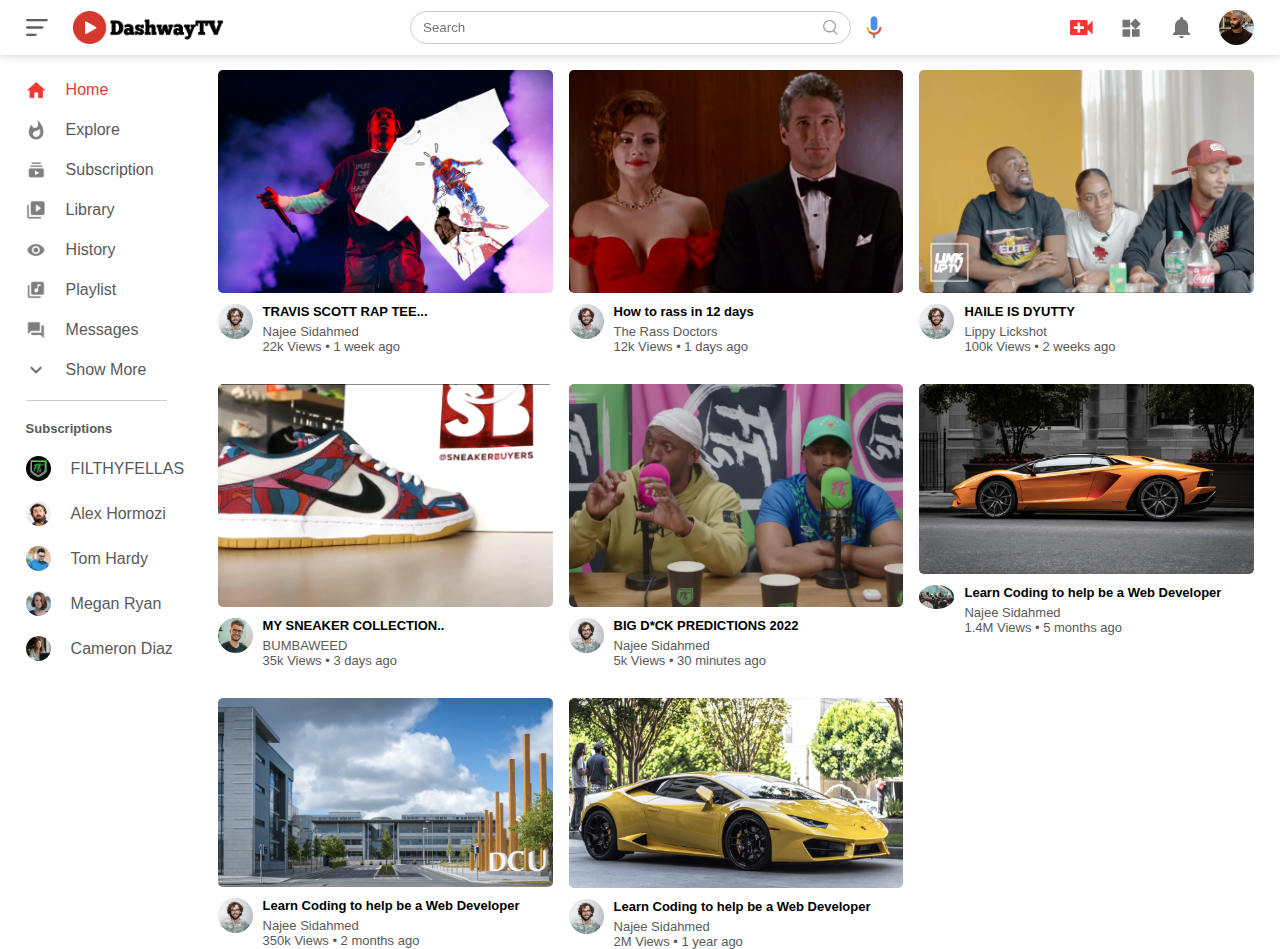
<file: index.html>
<!DOCTYPE html>
<html lang="en">
    <head>
        <meta charset="UTF-8">
        <meta http-equiv="X-UA-Compatible" content="IE=edge">
        <meta name="viewport" content="width=device-width, initial-scale=1.0">
        <title>Video Sharing Website</title>
        <link rel="stylesheet" href="styles.css"> 
    </head>
    <body>

        <nav class="flex-div">
            <div class="nav-left flex-div">
                <img src="images/menu.png" class="menu-icon">
                <img src="images/logodashway.png" class="logo">
            </div>
            <div class="nav-middle flex-div">
                <div class="search-box flex-div">
                    <input type="text" placeholder="Search">
                    <img src="images/search.png">
                </div>
                <img src="images/voice-search.png" class="mic-icon">
            </div>
            <div class="nav-right flex-div"> <!-- added flex div class for aligment-->
                <img src="images/upload.png">
                <img src="images/more.png">
                <img src="images/notification.png">
                <img src="images/najee.png" class="user-icon">
            </div>
        </nav>

        <!------------- Sidebar ----------->
        <div class="sidebar">
            <div class="shortcut-links">
                <a href=""><img src="images/home.png" alt=""><p>Home</p></a>
                <a href=""><img src="images/explore.png" alt=""><p>Explore</p></a>
                <a href=""><img src="images/subscriprion.png" alt=""><p>Subscription</p></a>
                <a href=""><img src="images/library.png" alt=""><p>Library</p></a>
                <a href=""><img src="images/history.png" alt=""><p>History</p></a>
                <a href=""><img src="images/playlist.png" alt=""><p>Playlist</p></a>
                <a href=""><img src="images/messages.png" alt=""><p>Messages</p></a>
                <a href=""><img src="images/show-more.png" alt=""><p>Show More</p></a>
                <hr>
            </div>
            <div class="subscribed-list">
                <h3>Subscriptions</h3>
                <a href=""><img src="images/filthyfellas.jpeg" alt=""><p>FILTHYFELLAS</p></a>
                <a href=""><img src="images/hormozi.jpeg" alt=""><p>Alex Hormozi</p></a>
                <a href=""><img src="images/tom.png" alt=""><p>Tom Hardy</p></a>
                <a href=""><img src="images/megan.png" alt=""><p>Megan Ryan</p></a>
                <a href=""><img src="images/cameron.png" alt=""><p>Cameron Diaz</p></a>
            </div>
        </div>

        <!------- main -------->
        
        <div class="list-container">
            <div class="vid-list">
                <a href="play-video.html"><img src="images/travthumbnail.png" class="thumbnail"></a>
                <div class="flex-div">
                    <img src="images/Jack.png">
                    <div class="vid-info">
                        <a href="play-video.html">TRAVIS SCOTT RAP TEE...</a>
                        <p>Najee Sidahmed</p>
                        <p>22k Views &bull; 1 week ago</p>
                    </div>
                </div>
            </div>
            <div class="vid-list">
                <a href=""><img src="images/rass.png" class="thumbnail"></a>
                <div class="flex-div">
                    <img src="images/Jack.png">
                    <div class="vid-info">
                        <a href="">How to rass in 12 days</a>
                        <p>The Rass Doctors</p>
                        <p>12k Views &bull; 1 days ago</p>
                    </div>
                </div>
            </div>
            <div class="vid-list">
                <a href=""><img src="images/lippy.png" class="thumbnail"></a>
                <div class="flex-div">
                    <img src="images/Jack.png">
                    <div class="vid-info">
                        <a href="">HAILE IS DYUTTY</a>
                        <p>Lippy Lickshot</p>
                        <p>100k Views &bull; 2 weeks ago</p>
                    </div>
                </div>
            </div>
            <div class="vid-list">
                <a href=""><img src="images/sneakers.png" class="thumbnail"></a>
                <div class="flex-div">
                    <img src="images/simon.png">
                    <div class="vid-info">
                        <a href="">MY SNEAKER COLLECTION..</a>
                        <p>BUMBAWEED</p>
                        <p>35k Views &bull; 3 days ago</p>
                    </div>
                </div>
            </div>
            <div class="vid-list">
                <a href=""><img src="images/filthy.png" class="thumbnail"></a>
                <div class="flex-div">
                    <img src="images/Jack.png">
                    <div class="vid-info">
                        <a href="">BIG D*CK PREDICTIONS 2022</a>
                        <p>Najee Sidahmed</p>
                        <p>5k Views &bull; 30 minutes ago</p>
                    </div>
                </div>
            </div>
            <div class="vid-list">
                <a href=""><img src="images/thumbnail6.png" class="thumbnail"></a>
                <div class="flex-div">
                    <img src="images/Cap.jpeg">
                    <div class="vid-info">
                        <a href="">Learn Coding to help be a Web Developer</a>
                        <p>Najee Sidahmed</p>
                        <p>1.4M Views &bull; 5 months ago</p>
                    </div>
                </div>
            </div>
            <div class="vid-list">
                <a href=""><img src="images/thumbnail7.png" class="thumbnail"></a>
                <div class="flex-div">
                    <img src="images/Jack.png">
                    <div class="vid-info">
                        <a href="">Learn Coding to help be a Web Developer</a>
                        <p>Najee Sidahmed</p>
                        <p>350k Views &bull; 2 months ago</p>
                    </div>
                </div>
            </div>
            <div class="vid-list">
                <a href=""><img src="images/thumbnail8.png" class="thumbnail"></a>
                <div class="flex-div">
                    <img src="images/Jack.png">
                    <div class="vid-info">
                        <a href="">Learn Coding to help be a Web Developer</a>
                        <p>Najee Sidahmed</p>
                        <p>2M Views &bull; 1 year ago</p>
                    </div>
                </div>
            </div>
        </div>

    <script src="script.js"></script>   
    </body>

</html>
</file>
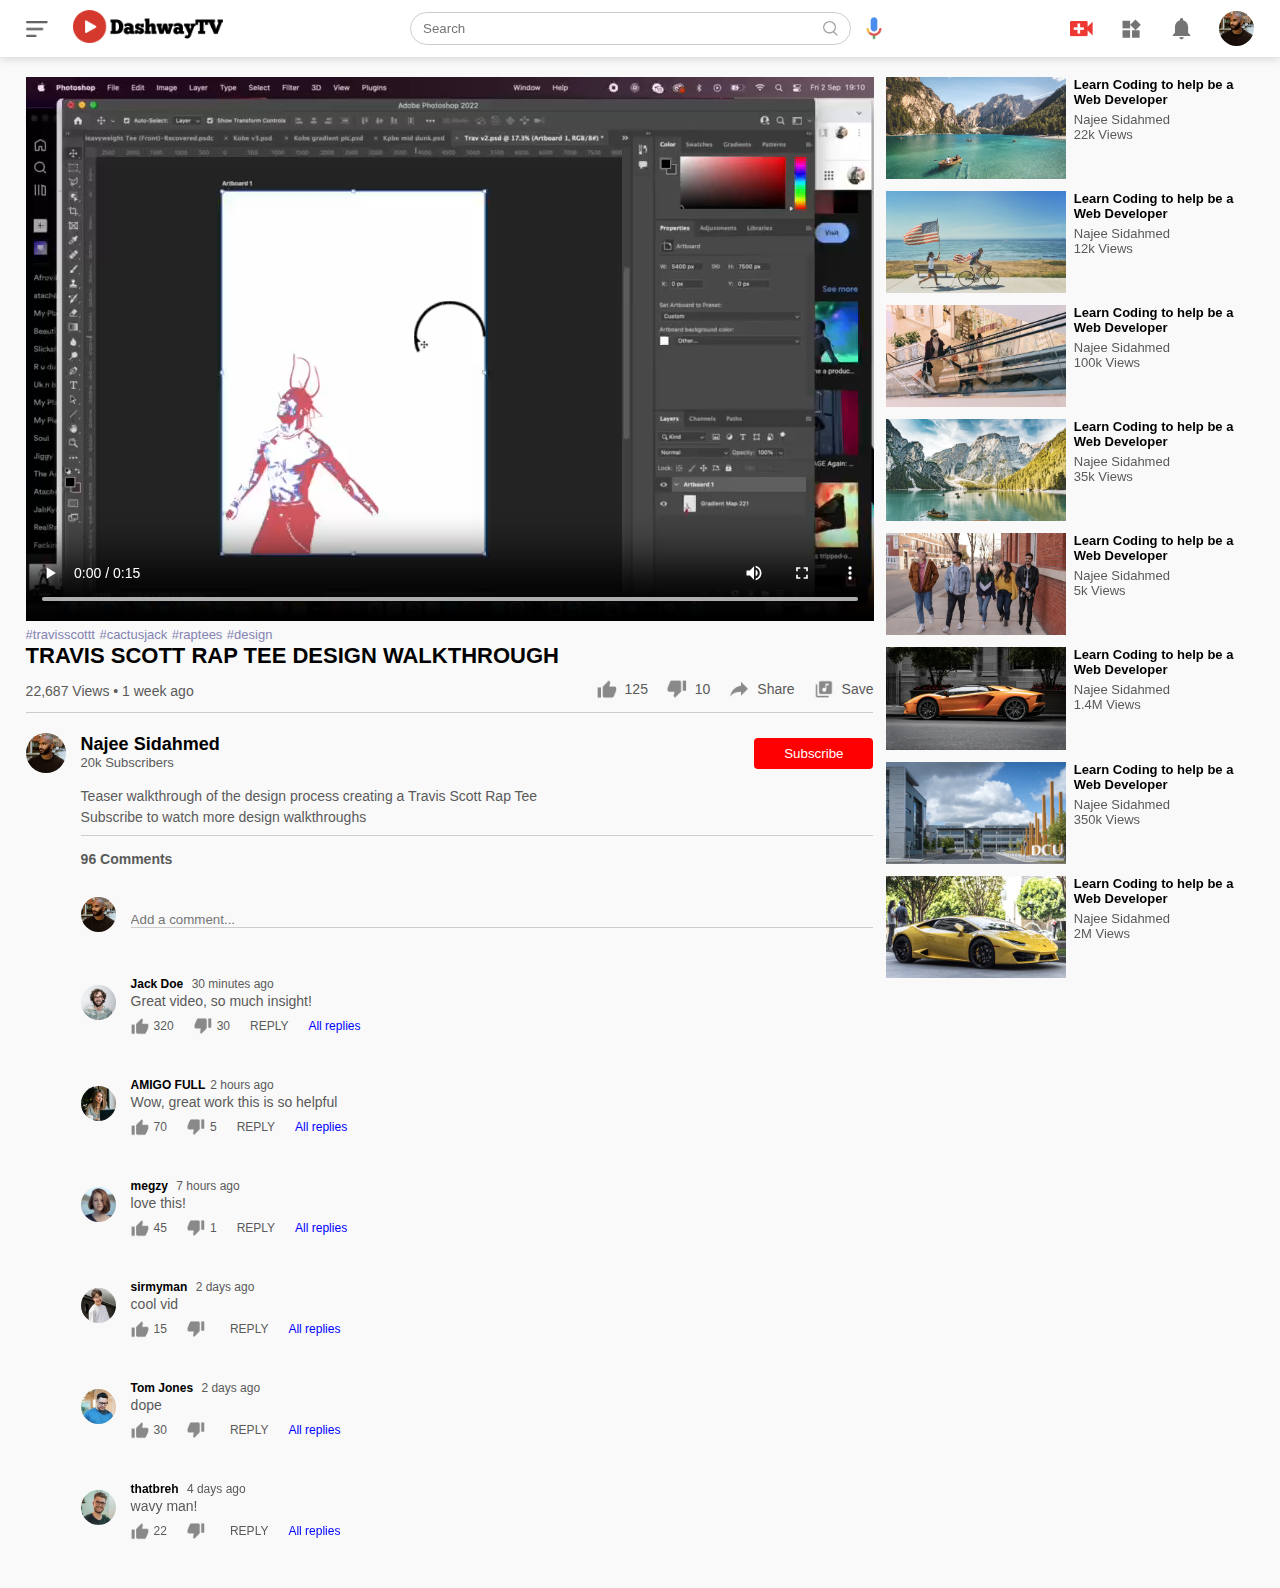
<file: play-video.html>
<!DOCTYPE html>
<html>
    <head>
        <meta charset="UTF-8">
        <meta http-equiv="X-UA-Compatible" content="IE=edge">
        <title>Play Video</title>
        <meta name="viewport" content="width=device-width, initial-scale=1">
        <link rel="stylesheet" href="styles.css">
    </head>
    <body>
        <nav class="flex-div">
            <div class="nav-left flex-div">
                <img src="images/menu.png" class="menu-icon">
                <a href="index.html"><img src="images/logodashway.png" class="logo"></a>
            </div>
            <div class="nav-middle flex-div">
                <div class="search-box flex-div">
                    <input type="text" placeholder="Search">
                    <img src="images/search.png">
                </div>
                <img src="images/voice-search.png" class="mic-icon">
            </div>
            <div class="nav-right flex-div"> <!-- added flex div class for aligment-->
                <img src="images/upload.png">
                <img src="images/more.png">
                <img src="images/notification.png">
                <img src="images/najee.png" class="user-icon">
            </div>
        </nav>

        <div class="container play-container">
            <div class="row"> <!-- row with two columns -->
                <div class="play-video"> <!-- left column -->
                    <video controls >
                        <source src="images/travisProcess.mp4" type="video/mp4">
                    </video>
                    <div class="tags">
                        <a href="">#travisscottt</a> <a href="">#cactusjack</a> <a href="">#raptees</a> <a href="">#design</a> 
                    </div>
                    <h3>TRAVIS SCOTT RAP TEE DESIGN WALKTHROUGH</h3>
                    <div class="play-video-info">
                        <p>22,687 Views &bull; 1 week ago</p>
                        <div>
                            <a href=""><img src="images/like.png" alt="">125</a>
                            <a href=""><img src="images/dislike.png" alt="">10</a>
                            <a href=""><img src="images/share.png" alt="">Share</a>
                            <a href=""><img src="images/save.png" alt="">Save</a>
                        </div>
                    </div>
                    <hr>
                    <div class="publisher">
                        <img src="images/najee.png">
                        <div>
                            <p>Najee Sidahmed</p>
                            <span>20k Subscribers</span>
                        </div>
                        <button type="button">Subscribe</button>
                    </div>
                    <div class="vid-description">
                        <p>Teaser walkthrough of the design process creating a Travis Scott Rap Tee</p>
                        <p>Subscribe to watch more design walkthroughs</p>
                        <hr>
                        <h4>96 Comments</h4>

                        <div class="add-comment">
                            <img src="images/najee.png">
                            <input type="text" placeholder="Add a comment...">
                        </div>
                        <div class="old-comment">
                            <img src="images/Jack.png">
                            <div>
                                <h4>Jack Doe <span>30 minutes ago</span></h4>
                                <p>Great video, so much insight!</p>
                                <div class="comment-action">
                                    <img src="images/like.png">
                                    <span>320</span>
                                    <img src="images/dislike.png">
                                    <span>30</span>
                                    <span>REPLY</span>
                                    <a href="">All replies</a>
                                </div>
                            </div>
                        </div>
                        <div class="old-comment">
                            <img src="images/cameron.png">
                            <div>
                                <h4>AMIGO FULL<span>2 hours ago</span></h4>
                                <p>Wow, great work this is so helpful</p>
                                <div class="comment-action">
                                    <img src="images/like.png">
                                    <span>70</span>
                                    <img src="images/dislike.png">
                                    <span>5</span>
                                    <span>REPLY</span>
                                    <a href="">All replies</a>
                                </div>
                            </div>
                        </div>
                        <div class="old-comment">
                            <img src="images/megan.png">
                            <div>
                                <h4>megzy <span>7 hours ago</span></h4>
                                <p>love this!</p>
                                <div class="comment-action">
                                    <img src="images/like.png">
                                    <span>45</span>
                                    <img src="images/dislike.png">
                                    <span>1</span>
                                    <span>REPLY</span>
                                    <a href="">All replies</a>
                                </div>
                            </div>
                        </div>
                        <div class="old-comment">
                            <img src="images/gerard.png">
                            <div>
                                <h4>sirmyman <span>2 days ago</span></h4>
                                <p>cool vid</p>
                                <div class="comment-action">
                                    <img src="images/like.png">
                                    <span>15</span>
                                    <img src="images/dislike.png">
                                    <span></span>
                                    <span>REPLY</span>
                                    <a href="">All replies</a>
                                </div>
                            </div>
                        </div>
                        <div class="old-comment">
                            <img src="images/tom.png">
                            <div>
                                <h4>Tom Jones <span>2 days ago</span></h4>
                                <p>dope</p>
                                <div class="comment-action">
                                    <img src="images/like.png">
                                    <span>30</span>
                                    <img src="images/dislike.png">
                                    <span></span>
                                    <span>REPLY</span>
                                    <a href="">All replies</a>
                                </div>
                            </div>
                        </div>
                        <div class="old-comment">
                            <img src="images/simon.png">
                            <div>
                                <h4>thatbreh <span>4 days ago</span></h4>
                                <p>wavy man!</p>
                                <div class="comment-action">
                                    <img src="images/like.png">
                                    <span>22</span>
                                    <img src="images/dislike.png">
                                    <span></span>
                                    <span>REPLY</span>
                                    <a href="">All replies</a>
                                </div>
                            </div>
                        </div>
                    </div>
                    
                </div> 
                <div class="right-sidebar"> <!-- right column -->
                    <div class="side-video-list">
                        <a href="" class="small-thumbnail"><img src="images/thumbnail1.png"></a>
                        <div class="vid-info">
                            <a href="">Learn Coding to help be a Web Developer</a>
                            <p>Najee Sidahmed</p>
                            <p>22k Views</p>
                        </div>
                    </div>
                    <div class="side-video-list">
                        <a href="" class="small-thumbnail"><img src="images/thumbnail2.png"></a>
                        <div class="vid-info">
                            <a href="">Learn Coding to help be a Web Developer</a>
                            <p>Najee Sidahmed</p>
                            <p>12k Views</p>
                        </div>
                    </div>
                    <div class="side-video-list">
                        <a href="" class="small-thumbnail"><img src="images/thumbnail3.png"></a>
                        <div class="vid-info">
                            <a href="">Learn Coding to help be a Web Developer</a>
                            <p>Najee Sidahmed</p>
                            <p>100k Views</p>
                        </div>
                    </div>
                    <div class="side-video-list">
                        <a href="" class="small-thumbnail"><img src="images/thumbnail4.png"></a>
                        <div class="vid-info">
                            <a href="">Learn Coding to help be a Web Developer</a>
                            <p>Najee Sidahmed</p>
                            <p>35k Views</p>
                        </div>
                    </div>
                    <div class="side-video-list">
                        <a href="" class="small-thumbnail"><img src="images/thumbnail5.png"></a>
                        <div class="vid-info">
                            <a href="">Learn Coding to help be a Web Developer</a>
                            <p>Najee Sidahmed</p>
                            <p>5k Views</p>
                        </div>
                    </div>
                    <div class="side-video-list">
                        <a href="" class="small-thumbnail"><img src="images/thumbnail6.png"></a>
                        <div class="vid-info">
                            <a href="">Learn Coding to help be a Web Developer</a>
                            <p>Najee Sidahmed</p>
                            <p>1.4M Views</p>
                        </div>
                    </div>
                    <div class="side-video-list">
                        <a href="" class="small-thumbnail"><img src="images/thumbnail7.png"></a>
                        <div class="vid-info">
                            <a href="">Learn Coding to help be a Web Developer</a>
                            <p>Najee Sidahmed</p>
                            <p>350k Views</p>
                        </div>
                    </div>
                    <div class="side-video-list">
                        <a href="" class="small-thumbnail"><img src="images/thumbnail8.png"></a>
                        <div class="vid-info">
                            <a href="">Learn Coding to help be a Web Developer</a>
                            <p>Najee Sidahmed</p>
                            <p>2M Views</p>
                        </div>
                    </div>
                </div> 
            </div>
        </div>
        

        <script src="script.js"></script>   
    </body>
</html>
</file>
<file: styles.css>
*{
    margin: 0;
    padding: 0;
    font-family: poppins, sans-serif;
    box-sizing: border-box;
}
a{
    text-decoration: none;
    color: #5a5a5a;
}
img{
    cursor: pointer;
}
.flex-div{
    display: flex;
    align-items: center;
}
nav{
    padding: 10px 2%;
    justify-content: space-between;
    box-shadow: 0 0 10px rgba(0, 0, 0, 0.2);
    background: #fff;
    position: sticky;
    top: 0;
    z-index: 10;
}
.nav-right img{
    width: 25px;
    margin-right: 25px;
}
.nav-right .user-icon{
    width: 35px;
    border-radius: 50%;
    margin-right: 0;
}
.nav-left .menu-icon{
    width: 22px;
    margin-right: 25px;
}
.nav-left .logo{
    width: 150px;
}
.nav-middle .mic-icon{
    width: 16px;
    
}
.nav-middle .search-box{
    border: 1px solid #ccc;
    margin-right: 15px;
    padding: 8px 12px;
    border-radius: 25px;
}
.nav-middle .search-box input{
    width: 400px;
    border: 0;
    outline: 0;
    background: transparent;
}
.nav-middle .search-box img{
    width: 15px;
}

/*------- sidebar ------*/
.sidebar{
    background: #fff;
    width: 15%;
    height: 100vh;
    position: fixed;
    top: 0;
    padding-left: 2%;
    padding-top: 80px;
}
.shortcut-links a img{
    width: 20px;
    margin-right: 20px;
}
.shortcut-links a{
    display: flex;
    align-items: center;
    margin-bottom: 20px;
    width: fit-content;
    flex-wrap: wrap;
}
.shortcut-links a:first-child{
    color: #ed3833;
}
.sidebar hr{
    border: 0;
    height: 1px;
    background: #ccc;
    width: 85%;
}
.subscribed-list h3{
    font-size: 13px;
    margin: 20px 0;
    color: #5a5a5a;
}
.subscribed-list a{
    display: flex;
    align-items: center;
    margin-bottom: 20px;
    width: fit-content;
    flex-wrap: wrap;
}
.subscribed-list a img{
    width: 25px;
    border-radius: 50%;
    margin-right: 20px;
}
.small-sidebar{
    width: 5%;

}
.small-sidebar a p{
    display: none;
    
}
.small-sidebar h3{
    display: none;
}
.small-sidebar hr{
    width: 50%;
    margin-bottom: 25px;
}
/* ----- main -----*/
.container{
    background: #f9f9f9;
    padding-left: 17%;
    padding-right: 2%;
    padding-top: 20px;
    padding-bottom: 20px;
}
.large-container{
    padding-left: 7%;
}
.banner{
    width: 100%;
}
.banner img{
    width: 100%;
    border-radius: 8px;
}
.list-container{
    display: grid;
    grid-template-columns: repeat(auto-fit, minmax(250px, 1fr));
    grid-column-gap: 16px;
    grid-row-gap: 30px;
    margin-top: 15px;
    padding-left: 17%;
    padding-right: 2%;
}
.vid-list-large{
    padding-left: 7%;
}
.vid-list .thumbnail{
    width: 100%;
    border-radius: 5px;
}
.vid-list .flex-div{
    align-items: flex-start;
    margin-top: 7px;
}
.vid-list .flex-div img{
    width: 35px;
    margin-right: 10px;
    border-radius: 50%;
}
.vid-info{
    color: #5a5a5a;
    font-size: 13px;
}
.vid-info a{
    color: #000;
    font-weight: 600;
    display: block;
    margin-bottom: 5px;
}

@media(max-width: 900px){
    .menu-icon{
        display: none;
    }
    .sidebar{
        display: none;
    }
    .container, .large-container, .list-container, .vid-list-large{
        padding-left: 5%;
        padding-right: 5%;
    }
    .nav-right img{
        display: none;
    }
    .nav-right .user-icon{
        display: block;
        width: 30px;
    }
    .nav-middle .search-box input{
        width: 100px;
        
    }
    .nav-middle .mic-icon{
        display: none;
    }
    .nav-left .logo{
        width: 90px;
    }
}

/*----- play video page -----*/
.play-container{
    padding-left: 2%;
}
.row{
    display: flex;
    justify-content: space-between;
    flex-wrap: wrap;
}
.play-video{
    flex-basis: 69%;
}
.right-sidebar{
    flex-basis: 30%;
}
.play-video video{
    width: 100%;
}
.side-video-list{
    display: flex;
    justify-content: space-between;
    margin-bottom: 8px;
}
.side-video-list img{
    width: 100%;
}
.side-video-list .small-thumbnail{
    flex-basis: 49%;
}
.side-video-list .vid-info{
    flex-basis: 49%;
}
.play-video .tags a{
    color: #8383b3;
    font-size: 13px;
}
.play-video h3{
    font-weight: 600;
    font-size: 22px;
}
.play-video .play-video-info{
    display: flex;
    align-items: center;
    justify-content: space-between;
    flex-wrap: wrap;
    margin-top: 10px;
    font-size: 14px;
    color: #5a5a5a;
}
.play-video .play-video-info a img{
    width: 20px;
    margin-right: 8px;
}
.play-video .play-video-info a{
    display: inline-flex;
    align-items: center;
    margin-left: 15px;
}
.play-video hr{
    border: 0;
    height: 1px;
    background: #ccc;
    margin: 10px 0;
}
.publisher{
    display: flex;
    align-items: center;
    margin-top: 20px;
}
.publisher div{
    flex: 1;
    line-height: 18px;
}
.publisher img{
    width: 40px;
    border-radius: 50%;
    margin-right: 15px;
}
.publisher div p{
    color: #000;
    font-weight: 600;
    font-size: 18px;
}
.publisher div span{
    font-size: 13px;
    color: #5a5a5a;
}
.publisher button{
    background: red;
    color: #fff;
    padding: 8px 30px;
    border: 0;
    outline: 0;
    border-radius: 4px;
    cursor: pointer;
}
.vid-description{
    padding-left: 55px;
    margin: 15px 0;
}
.vid-description p{
    font-size: 14px;
    margin-bottom: 5px;
    color: #5a5a5a;
}
.vid-description h4{
    font-size: 14px;
    color: #5a5a5a;
    margin-top: 15px;
}
.add-comment{
    display: flex;
    align-items: center;
    margin: 30px 0;
}
.add-comment img{
    width: 35px;
    border-radius: 50%;
    margin-right: 15px;
}
.add-comment input{
    border: 0;
    outline: 0;
    border-bottom: 1px solid #ccc;
    width: 100%;
    padding-top: 10px;
    background: transparent;
}
.old-comment{
    display: flex;
    align-items: center;
    margin: 20px 0;
}
.old-comment img{
    width: 35px;
    border-radius: 50%;
    margin-right: 15px;
}
.old-comment h4{
    font-size: 12px;
    margin-bottom: 2px;
    color: black;
}
.old-comment h4 span{
    font-size: 12px;
    color: #5a5a5a;
    font-weight: 500;
    margin-left: 5px;
}

.old-comment .comment-action{
    display: flex;
    align-items: center;
    margin: 8px 0;
    font-size: 12px;
}
.old-comment .comment-action img{
    border-radius: 0;
    width: 18px;
    margin-right: 5px;

}
.old-comment .comment-action span{
    margin-right: 20px;
    color: #5a5a5a;
}
.old-comment .comment-action a{
    color: #0000ff;
}

@media(max-width:900px){
    .play-video{
        flex-basis: 100%;
    }
    .right-sidebar{
        flex-basis: 100%;
    }
    .play-container{
        padding-left: 5%;
    }
    .vid-description{
        padding-left: 0;
    }
    .play-video .play-video-info a{
        margin-left: 0;
        margin-right: 15px;
        margin-top: 15px;
    }
}
</file>
